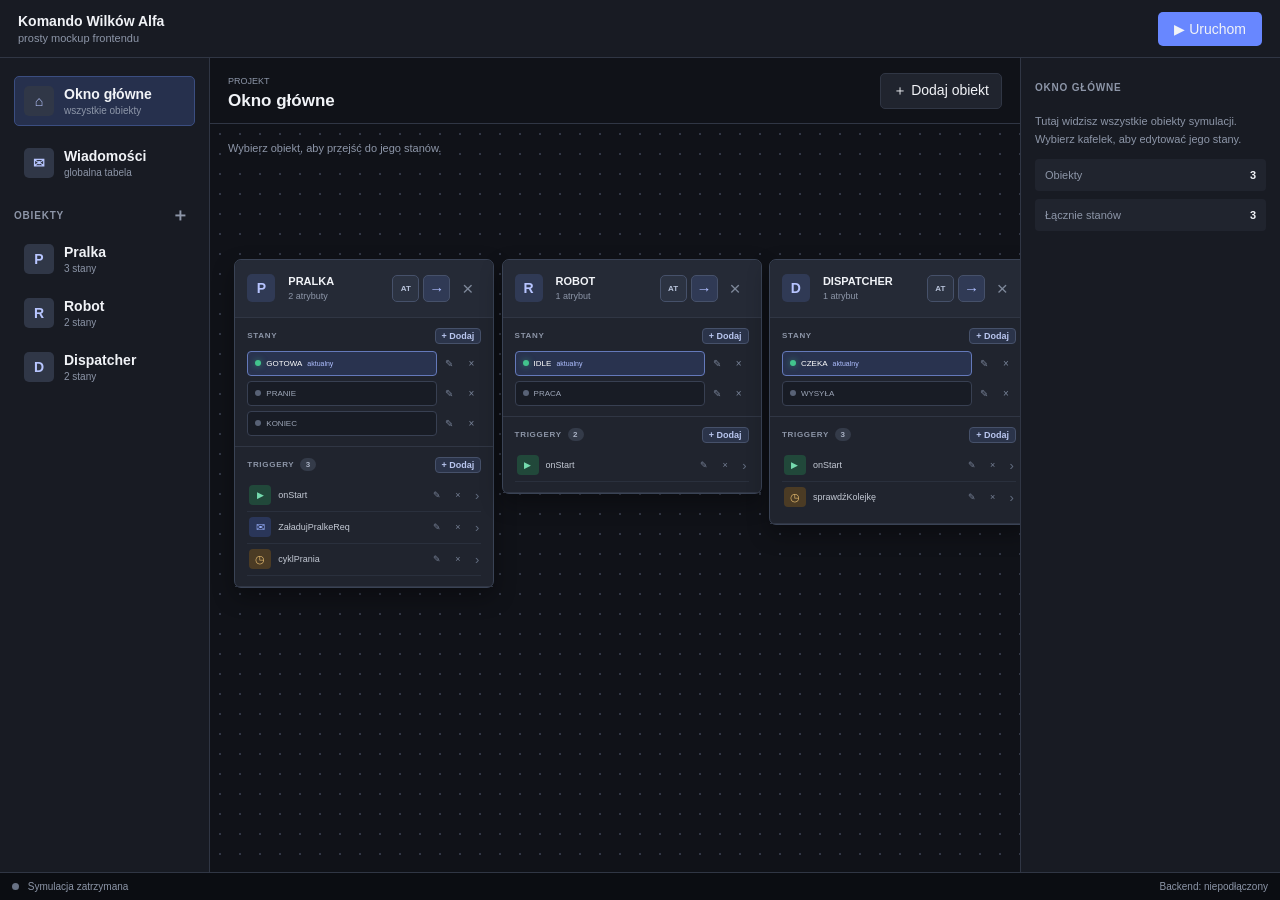
<file: index.html>
<!doctype html>
<html lang="pl">
<head>
  <meta charset="UTF-8">
  <meta name="viewport" content="width=device-width, initial-scale=1.0">
  <title>Komando Wilków Alfa — mockup</title>
  <link rel="stylesheet" href="style.css">
</head>
<body>
  <header class="topbar">
    <div>
      <strong>Komando Wilków Alfa</strong>
      <span>prosty mockup frontendu</span>
    </div>
    <button id="runButton" class="primary">▶ Uruchom</button>
  </header>

  <main class="workspace">
    <aside class="sidebar">
      <button class="home-link active" id="homeLink">
        <span class="object-icon">⌂</span>
        <span><strong>Okno główne</strong><small>wszystkie obiekty</small></span>
      </button>
      <button class="home-link" id="messagesLink">
        <span class="object-icon">✉</span>
        <span><strong>Wiadomości</strong><small>globalna tabela</small></span>
      </button>
      <div class="section-title">
        <span>OBIEKTY</span>
        <button id="addObject" aria-label="Dodaj obiekt">＋</button>
      </div>
      <button class="object" data-object="Pralka">
        <span class="object-icon">P</span>
        <span><strong>Pralka</strong><small>3 stany</small></span>
      </button>
      <button class="object" data-object="Robot">
        <span class="object-icon">R</span>
        <span><strong>Robot</strong><small>brak stanów</small></span>
      </button>
      <button class="object" data-object="Dispatcher">
        <span class="object-icon">D</span>
        <span><strong>Dispatcher</strong><small>kolejka wiadomości</small></span>
      </button>
    </aside>

    <section class="editor">
      <div class="editor-head">
        <div>
          <small id="editorLabel">PROJEKT</small>
          <h1 id="objectName">Okno główne</h1>
        </div>
        <button id="addState">＋ Dodaj obiekt</button>
      </div>

      <div class="canvas home-canvas" id="homeCanvas">
        <p class="canvas-help">Wybierz obiekt, aby przejść do jego stanów.</p>

        <article class="object-tile" data-object="Pralka" data-tile-id="object-pralka">
          <div class="tile-head drag-handle">
            <span class="tile-icon">P</span><span><strong>PRALKA</strong><small>2 atrybuty</small></span>
            <button class="toggle-details" type="button" aria-label="Pokaż atrybuty i timery" title="Atrybuty i timery">AT</button>
            <button class="open-object" type="button" data-object="Pralka" aria-label="Otwórz stany obiektu Pralka" title="Otwórz stany">→</button>
          </div>
          <button class="delete-object" type="button" aria-label="Usuń obiekt Pralka" title="Usuń obiekt">×</button>
          <div class="tile-section">
            <span class="tile-label">STANY</span>
            <div class="state-list">
              <button class="mini-state current selected" data-filter-state="gotowa"><i></i>GOTOWA<em>aktualny</em></button>
              <button class="mini-state" data-filter-state="pranie"><i></i>PRANIE</button>
              <button class="mini-state" data-filter-state="koniec"><i></i>KONIEC</button>
            </div>
          </div>
          <div class="tile-section triggers">
            <span class="tile-label">TRIGGERY <b class="trigger-count">3</b></span>
            <ul>
              <li data-trigger-state="gotowa" data-actions="Ustaw atrybut: waga = 0"><span class="trigger-icon onstart" title="onStart" aria-label="onStart">▶</span>Wejście w stan</li>
              <li data-trigger-state="gotowa" data-actions="Ustaw atrybut: waga = 5|Wyślij message: ZaładujPralkeCfm|Zmień stan: PRANIE"><span class="trigger-icon message" title="message" aria-label="message">✉</span>ZaładujPralkeReq</li>
              <li data-trigger-state="gotowa" data-actions="Wyślij message: ZaładujPralkeRej"><span class="trigger-icon timer" title="timer" aria-label="timer">◷</span>TimeoutZaładunku</li>
              <li data-trigger-state="pranie" data-actions="Uruchom timer: cyklPrania|Ustaw atrybut: aktywna = true" hidden><span class="trigger-icon onstart" title="onStart" aria-label="onStart">▶</span>Uruchom cykl</li>
              <li data-trigger-state="pranie" data-actions="Ustaw atrybut: aktywna = false|Zmień stan: KONIEC" hidden><span class="trigger-icon timer" title="timer" aria-label="timer">◷</span>TimerZakończony</li>
            </ul>
          </div>
        </article>

        <article class="object-tile" data-object="Robot" data-tile-id="object-robot">
          <div class="tile-head drag-handle">
            <span class="tile-icon">R</span><span><strong>ROBOT</strong><small>1 atrybut</small></span>
            <button class="toggle-details" type="button" aria-label="Pokaż atrybuty i timery" title="Atrybuty i timery">AT</button>
            <button class="open-object" type="button" data-object="Robot" aria-label="Otwórz stany obiektu Robot" title="Otwórz stany">→</button>
          </div>
          <button class="delete-object" type="button" aria-label="Usuń obiekt Robot" title="Usuń obiekt">×</button>
          <div class="tile-section">
            <span class="tile-label">STANY</span>
            <div class="state-list">
              <button class="mini-state current selected" data-filter-state="idle"><i></i>IDLE<em>aktualny</em></button>
              <button class="mini-state" data-filter-state="praca"><i></i>PRACA</button>
            </div>
          </div>
          <div class="tile-section triggers">
            <span class="tile-label">TRIGGERY <b class="trigger-count">2</b></span>
            <ul>
              <li data-trigger-state="idle" data-actions="Ustaw atrybut: pozycja = 0"><span class="trigger-icon onstart" title="onStart" aria-label="onStart">▶</span>Wyzeruj pozycję</li>
              <li data-trigger-state="praca" data-actions="Zmień stan: IDLE" hidden><span class="trigger-icon timer" title="timer" aria-label="timer">◷</span>PracaZakończona</li>
            </ul>
          </div>
        </article>

        <article class="object-tile" data-object="Dispatcher" data-tile-id="object-dispatcher">
          <div class="tile-head drag-handle">
            <span class="tile-icon">D</span><span><strong>DISPATCHER</strong><small>kolejka wiadomości</small></span>
            <button class="toggle-details" type="button" aria-label="Pokaż atrybuty i timery" title="Atrybuty i timery">AT</button>
            <button class="open-object" type="button" data-object="Dispatcher" aria-label="Otwórz stany obiektu Dispatcher" title="Otwórz stany">→</button>
          </div>
          <button class="delete-object" type="button" aria-label="Usuń obiekt Dispatcher" title="Usuń obiekt">×</button>
          <div class="tile-section">
            <span class="tile-label">STANY</span>
            <div class="state-list">
              <button class="mini-state current selected" data-filter-state="czeka"><i></i>CZEKA<em>aktualny</em></button>
              <button class="mini-state" data-filter-state="wysyla"><i></i>WYSYŁA</button>
            </div>
          </div>
          <div class="tile-section triggers">
            <span class="tile-label">TRIGGERY <b class="trigger-count">3</b></span>
            <ul>
              <li data-trigger-state="czeka" data-actions="Ustaw atrybut: rozmiarKolejki = 0"><span class="trigger-icon onstart" title="onStart" aria-label="onStart">▶</span>Otwórz kolejkę</li>
              <li data-trigger-state="czeka" data-actions="Zmień stan: WYSYŁA"><span class="trigger-icon timer" title="timer" aria-label="timer">◷</span>SprawdźKolejkę</li>
            </ul>
          </div>
        </article>
      </div>

      <div class="canvas messages-canvas hidden" id="messagesCanvas">
        <section class="messages-panel">
          <div class="messages-heading"><div><small>GLOBALNE</small><h2>Wiadomości</h2></div><button id="addMessage" type="button">+ Dodaj wiadomość</button></div>
          <div id="messagesList" class="messages-list"></div>
        </section>
      </div>

      <div class="canvas state-canvas hidden" id="stateCanvas">
        <p class="canvas-help">Kliknij stan, aby zobaczyć jego właściwości.</p>
      </div>
    </section>

    <aside class="properties">
      <div id="homeProperties">
        <div class="section-title"><span>OKNO GŁÓWNE</span></div>
        <p class="properties-help">Tutaj widzisz wszystkie obiekty symulacji. Wybierz kafelek, aby edytować jego stany.</p>
        <div class="summary-row"><span>Obiekty</span><strong>3</strong></div>
        <div class="summary-row"><span>Łącznie stanów</span><strong>3</strong></div>
      </div>

      <div id="messageProperties" class="hidden">
        <div class="section-title"><span>WIADOMOŚCI</span></div>
        <p class="properties-help">Globalna lista wiadomości używanych przez triggery i akcje wszystkich obiektów.</p>
      </div>

      <div id="stateProperties" class="hidden">
        <div class="section-title"><span>WŁAŚCIWOŚCI</span></div>
        <label>
          Nazwa stanu
          <input id="stateName" value="Gotowa">
        </label>
        <label>
          Opis
          <textarea id="stateDescription">Oczekuje na załadunek</textarea>
        </label>

        <div class="property-block">
          <div class="section-title"><span>AKCJE ONSTART</span></div>
          <ul id="actionList"></ul>
        </div>
      </div>
    </aside>
  </main>

  <footer class="statusbar">
    <span id="status"><i></i> Symulacja zatrzymana</span>
    <span>Backend: niepodłączony</span>
  </footer>

  <div id="toast" class="toast" role="status" aria-live="polite"></div>

  <script src="script.js"></script>
</body>
</html>
</file>
<file: style.css>
:root {
  --bg: #101218;
  --panel: #181b23;
  --panel-light: #20242e;
  --line: #303644;
  --text: #f1f3f7;
  --muted: #8d96a8;
  --accent: #6887ff;
  --green: #42c48d;
}

* { box-sizing: border-box; }

body {
  margin: 0;
  height: 100vh;
  min-width: 850px;
  display: grid;
  grid-template-rows: 58px 1fr 28px;
  color: var(--text);
  background: var(--bg);
  font: 14px Arial, sans-serif;
  overflow: hidden;
}

button, input, textarea { font: inherit; }
button { color: inherit; cursor: pointer; }

.topbar {
  display: flex;
  align-items: center;
  justify-content: space-between;
  padding: 0 18px;
  background: var(--panel);
  border-bottom: 1px solid var(--line);
}

.topbar div { display: flex; flex-direction: column; gap: 3px; }
.topbar strong { font-size: 14px; }
.topbar span { color: var(--muted); font-size: 11px; }

.primary {
  border: 0;
  border-radius: 5px;
  padding: 9px 16px;
  background: var(--accent);
}

.workspace {
  min-height: 0;
  display: grid;
  grid-template-columns: 210px 1fr 260px;
}

.sidebar, .properties {
  min-height: 0;
  padding: 14px;
  background: var(--panel);
}

.sidebar { border-right: 1px solid var(--line); }
.properties { border-left: 1px solid var(--line); }

.section-title {
  min-height: 30px;
  display: flex;
  align-items: center;
  justify-content: space-between;
  color: var(--muted);
  font-size: 10px;
  font-weight: bold;
  letter-spacing: .8px;
}

.section-title button {
  border: 0;
  background: transparent;
  color: var(--muted);
  font-size: 18px;
}

.object, .home-link {
  width: 100%;
  display: flex;
  align-items: center;
  gap: 10px;
  margin: 4px 0;
  padding: 9px;
  text-align: left;
  border: 1px solid transparent;
  border-radius: 5px;
  background: transparent;
}

.object:hover, .home-link:hover { background: var(--panel-light); }
.object.active, .home-link.active { background: #26304d; border-color: #3b4e81; }
.object > span:last-child, .home-link > span:last-child { display: flex; flex-direction: column; gap: 3px; }
.object small, .home-link small { color: var(--muted); font-size: 10px; }
.home-link { margin-bottom: 12px; }
#messagesLink { margin-bottom: 12px; }

.object-icon {
  width: 30px;
  height: 30px;
  display: grid;
  place-items: center;
  border-radius: 5px;
  background: #303747;
  color: #b8c6ff;
  font-weight: bold;
}

.editor { min-width: 0; display: grid; grid-template-rows: 66px 1fr; }

.editor-head {
  display: flex;
  align-items: center;
  justify-content: space-between;
  padding: 0 18px;
  border-bottom: 1px solid var(--line);
}

.editor-head small { color: var(--muted); font-size: 9px; }
.editor-head h1 { margin: 4px 0 0; font-size: 17px; }
.editor-head button { border: 1px solid var(--line); border-radius: 5px; background: var(--panel-light); padding: 8px 12px; }

.canvas {
  position: relative;
  overflow: auto;
  background-image: radial-gradient(#323746 1px, transparent 1px);
  background-size: 20px 20px;
}

.canvas-help { margin: 18px; color: var(--muted); font-size: 11px; }
.hidden { display: none !important; }

.home-canvas {
  position: relative;
}

.home-canvas .canvas-help { margin: 18px; }
.messages-panel { width: min(620px, calc(100% - 36px)); margin: 18px; border: 1px solid #353d4d; border-radius: 7px; background: var(--panel); box-shadow: 0 10px 26px #0005; }
.messages-heading { display: flex; align-items: center; justify-content: space-between; padding: 14px; border-bottom: 1px solid var(--line); }
.messages-heading small { color: var(--muted); font-size: 8px; }
.messages-heading h2 { margin: 3px 0 0; font-size: 15px; }
.messages-heading button { padding: 7px 10px; border: 1px solid #52679f; border-radius: 5px; color: #dce4ff; background: #35466f; font-size: 9px; }
.messages-list { padding: 8px 12px; }
.message-row { display: grid; grid-template-columns: 24px 1fr auto; align-items: center; gap: 8px; min-height: 36px; padding: 4px 2px; border-bottom: 1px solid #2a303d; }
.message-row:last-child { border-bottom: 0; }
.message-row > i { width: 23px; height: 21px; display: grid; place-items: center; border-radius: 4px; color: #9bb2ff; background: #2a3659; font-style: normal; }
.message-row strong { font-size: 10px; }
.message-controls { display: flex; gap: 2px; }
.message-controls button { width: 23px; height: 23px; padding: 0; border: 0; border-radius: 4px; color: #7f899b; background: transparent; }
.message-controls button:hover { color: white; background: #353d4e; }
.message-controls .delete-message:hover { color: #ff9aaa; background: #492b34; }
.message-attributes { grid-column: 1 / -1; margin: 2px 0 4px 31px; padding: 7px 8px; border-left: 1px solid #3a4354; background: #151922; }
.message-attributes-head { display: flex; align-items: center; justify-content: space-between; margin-bottom: 4px; color: #7f899b; font-size: 8px; font-weight: bold; }
.message-attributes-head button { padding: 2px 6px; border: 1px solid #46516a; border-radius: 4px; color: #b9c6ef; background: #2b344a; font-size: 8px; }
.message-attribute-row { display: grid; grid-template-columns: 21px 1fr auto; gap: 6px; align-items: center; min-height: 28px; border-bottom: 1px solid #2a303d; }
.message-attribute-row:last-child { border-bottom: 0; }
.message-attribute-row > i { width: 21px; height: 20px; display: grid; place-items: center; border-radius: 4px; color: #b8c7f3; background: #2c3652; font-size: 7px; font-style: normal; font-weight: bold; }
.message-attribute-row strong { font-size: 8px; }
.message-attribute-editor { display: grid; grid-template-columns: 80px 1fr auto auto; gap: 5px; grid-column: 1 / -1; padding: 4px 0; }
.message-attribute-editor input, .message-attribute-editor select { min-width: 0; padding: 5px; border: 1px solid #3a4354; border-radius: 4px; color: var(--text); background: #12161e; font-size: 8px; }
.message-attribute-editor input.invalid { border-color: #dd6578; }
.message-attribute-editor button { padding: 4px 7px; border: 1px solid #46516a; border-radius: 4px; color: #c5cee0; background: #2b3342; font-size: 7px; }
.message-editor { display: flex; gap: 6px; grid-column: 1 / -1; }
.message-editor input { flex: 1; min-width: 0; padding: 7px; border: 1px solid var(--accent); border-radius: 4px; outline: 0; color: var(--text); background: #12161e; }
.message-editor input.invalid { border-color: #dd6578; }
.message-editor button { padding: 5px 9px; border: 1px solid #46516a; border-radius: 4px; color: #c5cee0; background: #2b3342; font-size: 8px; }

.object-tile {
  position: absolute;
  min-width: 0;
  width: 260px;
  padding: 0;
  text-align: left;
  border: 1px solid #3a4355;
  border-radius: 7px;
  background: var(--panel-light);
  box-shadow: 0 9px 22px #0005;
}

.object-tile:nth-of-type(1) { left: 3%; top: 18%; }
.object-tile:nth-of-type(2) { left: 36%; top: 18%; }
.object-tile:nth-of-type(3) { left: 69%; top: 18%; }
.object-tile:hover { border-color: var(--accent); }
.tile-head { width: 100%; height: 58px; display: grid; grid-template-columns: 32px 1fr; align-items: center; gap: 9px; padding: 10px 107px 10px 12px; text-align: left; border: 0; border-bottom: 1px solid var(--line); border-radius: 7px 7px 0 0; background: #252a36; }
.delete-object { position: absolute; z-index: 2; top: 15px; right: 12px; width: 27px; height: 27px; padding: 0; border: 1px solid transparent; border-radius: 5px; background: transparent; color: #7f899b; font-size: 19px; line-height: 1; }
.delete-object:hover { border-color: #854755; background: #492b34; color: #ff9aaa; }
.tile-head > span:nth-child(2) { display: flex; flex-direction: column; gap: 4px; }
.tile-head .open-object { position: absolute; z-index: 2; top: 15px; right: 43px; width: 27px; height: 27px; padding: 0; border: 1px solid #46516a; border-radius: 5px; color: #aebeff; background: #303a55; font-size: 15px; }
.tile-head .open-object:hover { border-color: var(--accent); color: white; background: #40517d; }
.tile-head .toggle-details { position: absolute; z-index: 2; top: 15px; right: 74px; width: 27px; height: 27px; padding: 0; border: 1px solid #46516a; border-radius: 5px; color: #b8c3da; background: #2c3342; font-size: 8px; font-weight: bold; }
.tile-head .toggle-details:hover, .details-open .toggle-details { border-color: #7a8fd0; color: white; background: #40517d; }
.tile-icon { width: 28px; height: 28px; display: grid; place-items: center; border-radius: 5px; background: #303a55; color: #b7c4ff; font-weight: bold; }
.tile-head strong { font-size: 11px; cursor: text; }
.tile-name-input { min-width: 0; width: 100%; padding: 4px 5px; border: 1px solid var(--accent); border-radius: 4px; outline: 0; color: var(--text); background: #141925; font-size: 11px; font-weight: bold; text-transform: uppercase; }
.tile-name-input.invalid { border-color: #dd6578; background: #2b1b22; }
.tile-head small { color: var(--muted); font-size: 9px; }
.tile-section { padding: 10px 12px; border-bottom: 1px solid var(--line); }
.tile-section:last-child { border-bottom: 0; }
.tile-label { display: flex; align-items: center; gap: 6px; margin-bottom: 7px; color: var(--muted); font-size: 8px; font-weight: bold; letter-spacing: .7px; }
.tile-label .add-mini-state { margin-left: auto; padding: 2px 6px; border: 1px solid #46516a; border-radius: 4px; color: #b9c6ef; background: #2b344a; font-size: 9px; }
.tile-label .add-trigger { margin-left: auto; padding: 2px 6px; border: 1px solid #46516a; border-radius: 4px; color: #b9c6ef; background: #2b344a; font-size: 9px; }
.tile-label b { min-width: 16px; padding: 2px 5px; text-align: center; border-radius: 8px; background: #343b49; color: #aab3c5; font-size: 8px; }
.state-list { display: flex; flex-direction: column; align-items: stretch; gap: 5px; }
.mini-state-item { width: 100%; display: flex; align-items: center; gap: 2px; }
.mini-state { display: flex; align-items: center; gap: 5px; min-height: 25px; padding: 4px 7px; border: 1px solid #384052; border-radius: 4px; background: #181c25; color: #9da6b8; font-size: 8px; }
.mini-state-item .mini-state { flex: 1; min-width: 0; }
.mini-state-action { width: 20px; height: 24px; padding: 0; border: 0; border-radius: 3px; color: #778297; background: transparent; font-size: 10px; }
.mini-state-action:hover { color: white; background: #353d4e; }
.remove-mini-state:hover { color: #ff9aaa; background: #492b34; }
.state-name-input { width: 92px; height: 25px; padding: 4px 6px; border: 1px solid var(--accent); border-radius: 4px; outline: 0; color: var(--text); background: #141925; font-size: 8px; text-transform: uppercase; }
.state-name-input.invalid { border-color: #dd6578; background: #2b1b22; }
.mini-state i { width: 6px; height: 6px; border-radius: 50%; background: #586276; }
.mini-state em { display: none; color: #aebeff; font-size: 7px; font-style: normal; text-transform: lowercase; }
.mini-state:hover, .mini-state.selected { border-color: #6479ba; color: white; background: #29334f; }
.mini-state.current i { background: var(--green); box-shadow: 0 0 6px #42c48d88; }
.mini-state.current em { display: inline; }
.triggers ul { margin: 0; padding: 0; list-style: none; }
.triggers li { min-height: 28px; padding: 0; border-bottom: 1px solid #2a303d; color: #c3c9d4; font-size: 9px; }
.triggers li:last-child { border-bottom: 0; }
.trigger-icon { flex: 0 0 22px; width: 22px; height: 20px; display: grid; place-items: center; border-radius: 4px; font-size: 11px; }
.trigger-icon.message { color: #9bb2ff; background: #2a3659; }
.trigger-icon.timer { color: #e7bd71; background: #4b3b24; }
.trigger-icon.onstart { color: #75dbae; background: #21483a; font-size: 9px; }
.triggers li[hidden] { display: none; }
.trigger-details summary { display: flex; align-items: center; gap: 7px; min-height: 31px; padding: 5px 2px; cursor: pointer; list-style: none; }
.trigger-details summary::-webkit-details-marker { display: none; }
.trigger-details summary::after { content: '›'; color: #626d80; font-size: 13px; transition: transform .15s; }
.trigger-details[open] summary::after { transform: rotate(90deg); }
.trigger-name { min-width: 0; flex: 1; overflow: hidden; text-overflow: ellipsis; white-space: nowrap; }
.trigger-controls { display: flex; gap: 1px; margin-left: auto; }
.trigger-control { width: 20px; height: 20px; padding: 0; border: 0; border-radius: 3px; color: #778297; background: transparent; font-size: 9px; }
.trigger-control:hover { color: white; background: #353d4e; }
.delete-trigger:hover { color: #ff9aaa; background: #492b34; }
.trigger-editor { display: grid; grid-template-columns: 72px 1fr; gap: 5px; padding: 7px 2px; }
.trigger-editor input, .trigger-editor select { min-width: 0; height: 27px; padding: 4px 5px; border: 1px solid #3a4354; border-radius: 4px; outline: 0; color: #dce1eb; background: #12161e; font-size: 8px; }
.trigger-editor input:focus, .trigger-editor select:focus { border-color: var(--accent); }
.trigger-editor select:disabled { opacity: .7; cursor: not-allowed; }
.trigger-editor input:disabled { opacity: .75; cursor: not-allowed; color: #aebeff; }
.trigger-editor input.invalid, .trigger-editor select.invalid { border-color: #dd6578; background: #2b1b22; }
.trigger-editor-actions { grid-column: 1 / -1; display: flex; justify-content: flex-end; gap: 5px; }
.trigger-editor-actions button { padding: 4px 8px; border: 1px solid #46516a; border-radius: 4px; color: #c5cee0; background: #2b3342; font-size: 8px; }
.trigger-editor-actions .save-trigger { border-color: #6279bd; background: #35466f; }
.trigger-actions { margin: 0 0 7px 29px; padding-left: 10px; border-left: 1px solid #3a4354; }
.trigger-actions-head { display: flex; justify-content: space-between; align-items: center; margin-bottom: 3px; color: #707b8e; font-size: 7px; font-weight: bold; letter-spacing: .5px; }
.add-trigger-action { padding: 2px 5px; border: 1px solid #46516a; border-radius: 3px; color: #b9c6ef; background: #2b344a; font-size: 7px; }
.trigger-action { display: grid; grid-template-columns: 16px 21px 1fr auto; gap: 5px; align-items: center; padding: 4px 0; color: #929caf; font-size: 8px; line-height: 1.35; }
.trigger-action i { color: #9fb2ed; font-style: normal; }
.action-type-icon { width: 21px; height: 19px; display: grid; place-items: center; border-radius: 4px; font-size: 9px; font-weight: bold; }
.action-type-icon.setAttribute { color: #b7c7ff; background: #2b3658; }
.action-type-icon.sendMessage { color: #87d9ba; background: #21483a; }
.action-type-icon.startTimer { color: #edc779; background: #4b3b24; }
.action-type-icon.changeState { color: #d5a8ff; background: #432c59; }
.action-type-icon.legacy { color: #a5adba; background: #353b47; }
.action-controls { display: flex; gap: 1px; }
.action-control { width: 18px; height: 18px; padding: 0; border: 0; border-radius: 3px; color: #778297; background: transparent; font-size: 8px; }
.action-control:hover { color: white; background: #353d4e; }
.delete-trigger-action:hover { color: #ff9aaa; background: #492b34; }
.action-editor { display: grid; gap: 5px; padding: 6px 0; }
.action-editor select, .action-editor input { min-width: 0; width: 100%; height: 26px; padding: 4px 5px; border: 1px solid #3a4354; border-radius: 4px; outline: 0; color: #dce1eb; background: #12161e; font-size: 8px; }
.action-editor input.invalid, .action-editor select.invalid { border-color: #dd6578; background: #2b1b22; }
.action-arguments { display: grid; grid-template-columns: repeat(2, minmax(0, 1fr)); gap: 5px; }
.action-arguments.single { grid-template-columns: 1fr; }
.set-attribute-expression { display: grid; grid-template-columns: 1fr 64px 1fr; gap: 5px; }
.set-operand { display: grid; grid-template-columns: 70px 1fr; gap: 4px; }
.set-attribute-target { margin-bottom: 5px; }
.action-editor-buttons { display: flex; justify-content: flex-end; gap: 5px; }
.action-editor-buttons button { padding: 3px 7px; border: 1px solid #46516a; border-radius: 4px; color: #c5cee0; background: #2b3342; font-size: 7px; }
.action-editor-buttons .save-trigger-action { border-color: #6279bd; background: #35466f; }
.object-tile.details-open { z-index: 12; }
.object-tile.details-open::after { content: ''; position: absolute; z-index: 3; top: 0; right: -1px; width: 1px; height: 100%; background: #3a4355; }
.object-details { position: absolute; z-index: -1; left: 100%; top: 8px; width: max-content; min-width: 180px; max-width: 320px; padding: 9px 10px 9px 12px; border: 1px solid #3a4355; border-left: 0; border-radius: 0 7px 7px 0; background: #1d222c; box-shadow: 10px 12px 28px #0008; animation: details-slide-out .18s ease-out; user-select: text; }
@keyframes details-slide-out { from { opacity: 0; transform: translateX(-18px); } to { opacity: 1; transform: translateX(0); } }
.details-section + .details-section { margin-top: 9px; padding-top: 8px; border-top: 1px solid var(--line); }
.details-heading { display: flex; align-items: center; justify-content: space-between; margin-bottom: 5px; color: #b7c0d1; font-size: 8px; font-weight: bold; letter-spacing: .6px; }
.add-detail { padding: 2px 6px; border: 1px solid #46516a; border-radius: 4px; color: #b9c6ef; background: #2b344a; font-size: 8px; }
.detail-row { display: grid; grid-template-columns: 21px 1fr auto; gap: 6px; align-items: center; min-height: 30px; padding: 3px 2px; margin: 0; border: 0; border-bottom: 1px solid #2a303d; border-radius: 0; background: transparent; }
.detail-row:last-child { border-bottom: 0; }
.detail-type-icon { width: 21px; height: 20px; display: grid; place-items: center; border-radius: 4px; color: #b8c7f3; background: #2c3652; font-size: 7px; font-weight: bold; }
.detail-type-icon.boolean, .detail-type-icon.cyclic { color: #7bd9b0; background: #21483a; }
.detail-type-icon.oneShot { color: #edc779; background: #4b3b24; }
.detail-content { min-width: 0; display: flex; align-items: baseline; gap: 5px; }
.detail-content strong { max-width: 140px; overflow: hidden; color: #d8dde7; font-size: 8px; text-overflow: ellipsis; white-space: nowrap; }
.detail-content small { max-width: 120px; overflow: hidden; color: #7f899b; font-size: 8px; text-overflow: ellipsis; white-space: nowrap; }
.detail-content small::before { content: '= '; color: #596375; }
.detail-controls { display: flex; gap: 1px; }
.edit-detail, .remove-detail { width: 18px; height: 20px; padding: 0; border: 0; border-radius: 3px; color: #778297; background: transparent; font-size: 8px; }
.edit-detail:hover { color: white; background: #353d4e; }
.remove-detail:hover { color: #ff9aaa; background: #492b34; }
.detail-editor { width: 250px; grid-column: 1 / -1; display: grid; grid-template-columns: 68px 1fr 60px; gap: 4px; padding: 3px 0; }
.detail-editor input, .detail-editor select { min-width: 0; width: 100%; height: 27px; padding: 4px 5px; border: 1px solid #353d4d; border-radius: 4px; outline: 0; color: #dce1eb; background: #12161e; font-size: 8px; }
.detail-editor input:focus, .detail-editor select:focus { border-color: var(--accent); }
.detail-editor input.invalid { border-color: #dd6578; background: #2b1b22; }
.detail-editor-actions { grid-column: 1 / -1; display: flex; justify-content: flex-end; gap: 5px; }
.detail-editor-actions button { padding: 3px 7px; border: 1px solid #46516a; border-radius: 4px; color: #c5cee0; background: #2b3342; font-size: 7px; }
.detail-editor-actions .save-detail { border-color: #6279bd; background: #35466f; }
.empty-details { margin: 5px 0; color: #717b8d; font-size: 9px; }
.object-tile, .state { touch-action: none; user-select: none; }
.delete-object { touch-action: manipulation; }
.drag-handle, .state { cursor: grab; }
.object-tile.dragging, .state.dragging { cursor: grabbing; z-index: 20; border-color: var(--accent); box-shadow: 0 14px 34px #0009; }

.state {
  position: absolute;
  width: 150px;
  min-height: 82px;
  display: grid;
  grid-template-columns: 32px 1fr;
  grid-template-rows: 1fr 1fr;
  padding: 15px;
  text-align: left;
  border: 1px solid #3a4355;
  border-radius: 7px;
  background: var(--panel-light);
  box-shadow: 0 9px 22px #0005;
}

.state span { grid-row: 1 / 3; color: var(--muted); font-size: 10px; }
.state strong { align-self: end; font-size: 12px; }
.state small { margin-top: 5px; color: var(--muted); font-size: 9px; }
.state.active { border-color: var(--accent); outline: 2px solid #6887ff3f; }
.state-ready { left: 9%; top: 31%; }
.state-washing { left: 40%; top: 31%; }
.state-done { left: 70%; top: 31%; }

.arrow {
  position: absolute;
  top: calc(31% + 34px);
  color: #8795c4;
  font-size: 10px;
  white-space: nowrap;
}

.arrow-one { left: 27%; }
.arrow-two { left: 58%; }

.properties label {
  display: flex;
  flex-direction: column;
  gap: 6px;
  margin-top: 14px;
  color: var(--muted);
  font-size: 11px;
}

.properties input, .properties textarea {
  width: 100%;
  padding: 9px;
  color: var(--text);
  background: #11141b;
  border: 1px solid var(--line);
  border-radius: 4px;
  outline: 0;
}

.properties textarea { height: 66px; resize: vertical; }
.properties input:focus, .properties textarea:focus { border-color: var(--accent); }
.properties-help { color: var(--muted); font-size: 11px; line-height: 1.6; }
.summary-row { display: flex; justify-content: space-between; margin-top: 8px; padding: 10px; background: var(--panel-light); border-radius: 4px; color: var(--muted); font-size: 11px; }
.summary-row strong { color: var(--text); }

.property-block { margin-top: 24px; padding-top: 10px; border-top: 1px solid var(--line); }
#actionList { margin: 6px 0 0; padding: 0; list-style: none; }
#actionList li { display: flex; flex-direction: column; gap: 5px; margin-bottom: 7px; padding: 9px; background: var(--panel-light); border-radius: 4px; font-size: 11px; }
#actionList code { color: #a8b6e8; font-size: 10px; }

.statusbar {
  display: flex;
  align-items: center;
  justify-content: space-between;
  padding: 0 12px;
  color: var(--muted);
  background: #0b0d12;
  border-top: 1px solid var(--line);
  font-size: 10px;
}

.statusbar i { display: inline-block; width: 7px; height: 7px; margin-right: 6px; border-radius: 50%; background: #687184; }
.statusbar.running i { background: var(--green); }

.toast {
  position: fixed;
  left: 50%;
  bottom: 42px;
  translate: -50% 8px;
  opacity: 0;
  pointer-events: none;
  padding: 9px 14px;
  color: #161920;
  background: white;
  border-radius: 5px;
  font-size: 11px;
  transition: .2s;
}

.toast.visible { opacity: 1; translate: -50% 0; }

@media (max-width: 1000px) {
  .workspace { grid-template-columns: 180px 1fr 230px; }
  .state { width: 125px; }
  .object-tile { width: 225px; }
}
</file>
